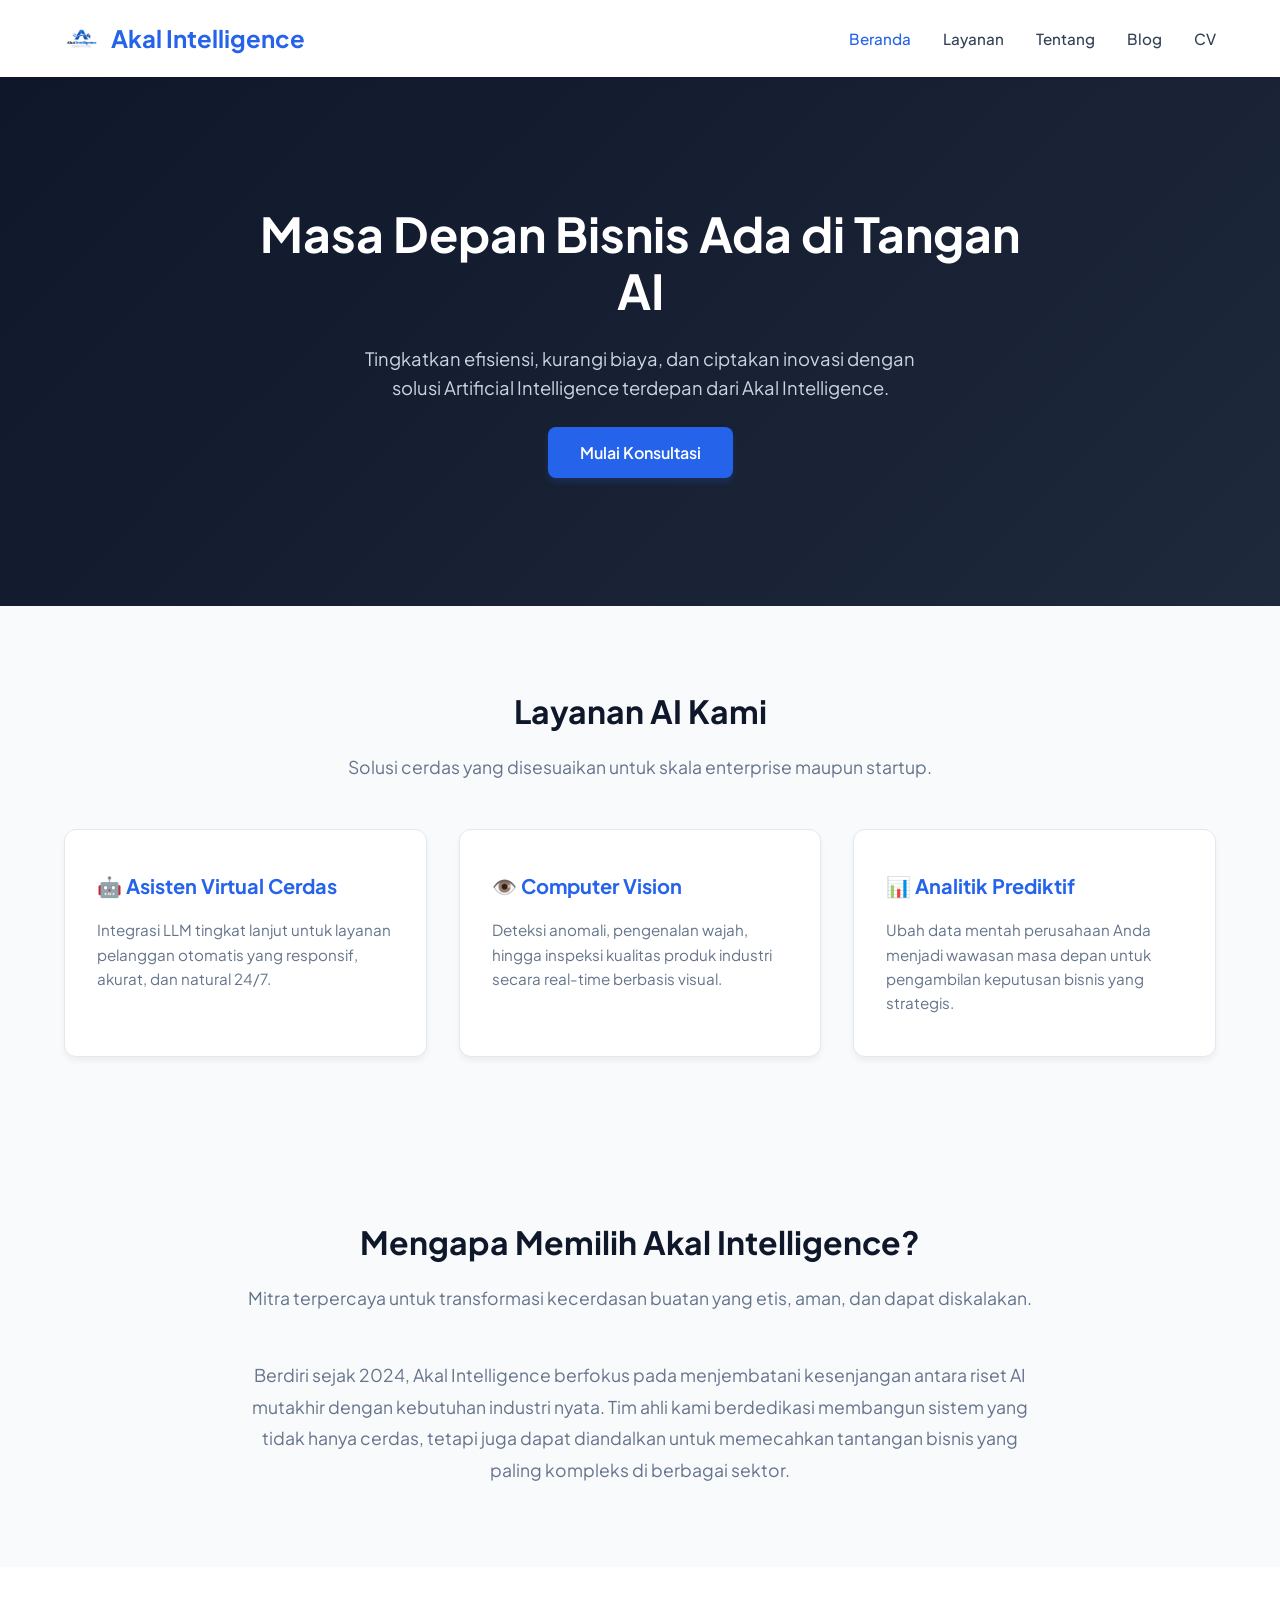
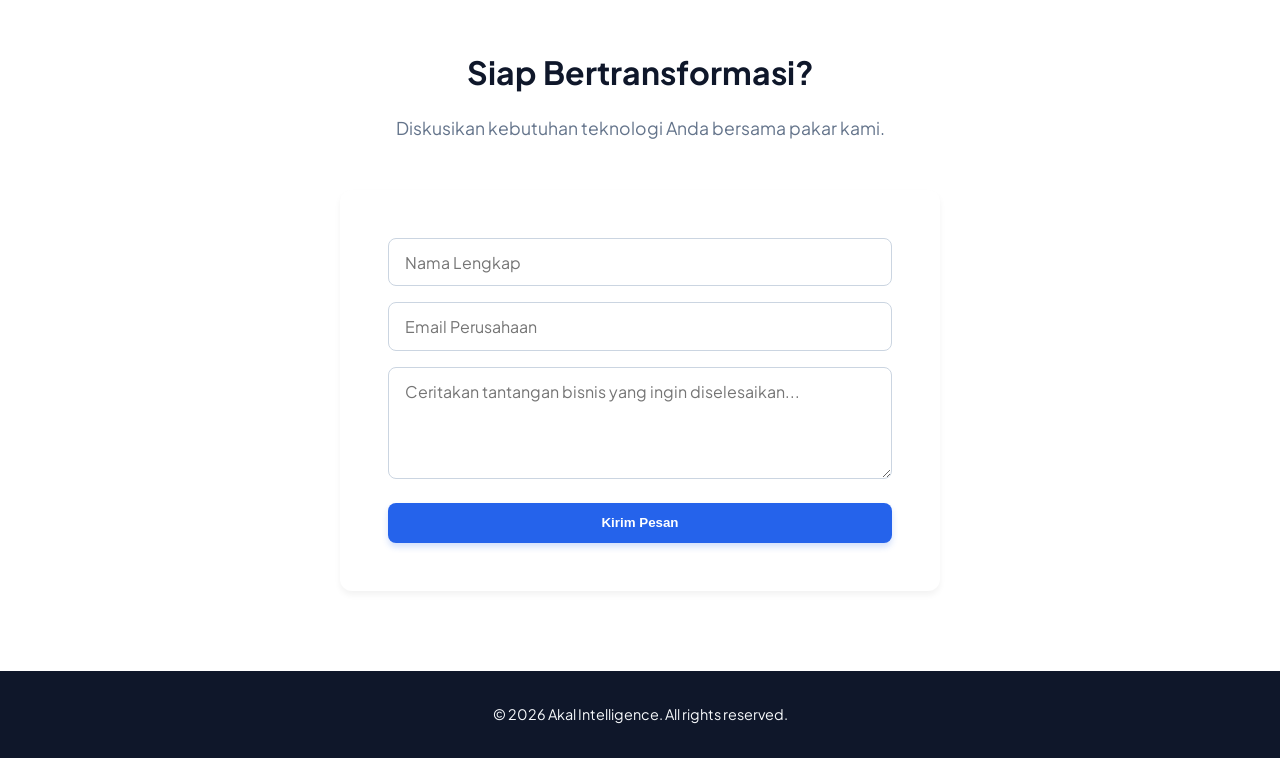
<file: index.html>
<!DOCTYPE html>
<html lang="id">
<head>
    <meta charset="UTF-8">
    <meta name="viewport" content="width=device-width, initial-scale=1.0">
    <meta name="description" content="Akal Intelligence menyediakan solusi Artificial Intelligence terdepan seperti Asisten Virtual, Computer Vision, dan Analitik Prediktif untuk bisnis Anda.">
    <meta name="author" content="Ian Kurniawan Siahaan">
    <title>Akal Intelligence - Solusi Artificial Intelligence</title>
    
    <link rel="icon" type="image/png" href="assets/img/ikon tab.png">
    <link rel="stylesheet" href="assets/css/style.css">
</head>
<body>

    <!-- Navbar -->
    <nav class="navbar" aria-label="Navigasi Utama">
        <a href="index.html" class="brand">
            <img src="assets/img/ikon navbar.png" alt="Logo Akal Intelligence" class="nav-logo" width="35" height="35" loading="lazy">
            Akal Intelligence
        </a>
        <ul class="nav-links">
            <li><a href="index.html" class="active">Beranda</a></li>
            <li><a href="#layanan">Layanan</a></li>
            <li><a href="#tentang">Tentang</a></li>
            <li><a href="blog.html">Blog</a></li>
            <li><a href="cv.html">CV</a></li>
        </ul>
    </nav>

    <main>
        <!-- Hero Section -->
        <header class="hero">
            <h1>Masa Depan Bisnis Ada di Tangan AI</h1>
            <p>Tingkatkan efisiensi, kurangi biaya, dan ciptakan inovasi dengan solusi Artificial Intelligence terdepan dari Akal Intelligence.</p>
            <a href="#kontak" class="btn-primary">Mulai Konsultasi</a>
        </header>

        <!-- Layanan -->
        <section id="layanan" class="section-padding text-center">
            <h2 class="section-title">Layanan AI Kami</h2>
            <p class="section-subtitle">Solusi cerdas yang disesuaikan untuk skala enterprise maupun startup.</p>
            
            <div class="grid-layanan">
                <article class="card">
                    <h3 style="color: var(--primary);">🤖 Asisten Virtual Cerdas</h3>
                    <p>Integrasi LLM tingkat lanjut untuk layanan pelanggan otomatis yang responsif, akurat, dan natural 24/7.</p>
                </article>
                <article class="card">
                    <h3 style="color: var(--primary);">👁️ Computer Vision</h3>
                    <p>Deteksi anomali, pengenalan wajah, hingga inspeksi kualitas produk industri secara real-time berbasis visual.</p>
                </article>
                <article class="card">
                    <h3 style="color: var(--primary);">📊 Analitik Prediktif</h3>
                    <p>Ubah data mentah perusahaan Anda menjadi wawasan masa depan untuk pengambilan keputusan bisnis yang strategis.</p>
                </article>
            </div>
        </section>

        <!-- Tentang Perusahaan -->
        <section id="tentang" class="section-padding text-center bg-light-section">
            <h2 class="section-title">Mengapa Memilih Akal Intelligence?</h2>
            <p class="section-subtitle">Mitra terpercaya untuk transformasi kecerdasan buatan yang etis, aman, dan dapat diskalakan.</p>
            <div class="tentang-content">
                <p>Berdiri sejak 2024, Akal Intelligence berfokus pada menjembatani kesenjangan antara riset AI mutakhir dengan kebutuhan industri nyata. Tim ahli kami berdedikasi membangun sistem yang tidak hanya cerdas, tetapi juga dapat diandalkan untuk memecahkan tantangan bisnis yang paling kompleks di berbagai sektor.</p>
            </div>
        </section>

        <!-- Kontak -->
        <section id="kontak" class="section-padding text-center bg-white-section">
            <h2 class="section-title">Siap Bertransformasi?</h2>
            <p class="section-subtitle">Diskusikan kebutuhan teknologi Anda bersama pakar kami.</p>
            <div class="kontak-wrapper">
                <form action="#">
                    <div class="form-group">
                        <label for="nama" class="visually-hidden">Nama Lengkap</label>
                        <input type="text" id="nama" placeholder="Nama Lengkap" required>
                        
                        <label for="email" class="visually-hidden">Email Perusahaan</label>
                        <input type="email" id="email" placeholder="Email Perusahaan" required>
                        
                        <label for="pesan" class="visually-hidden">Pesan</label>
                        <textarea id="pesan" rows="4" placeholder="Ceritakan tantangan bisnis yang ingin diselesaikan..." required></textarea>
                    </div>
                    <button type="submit" class="btn-primary" style="width: 100%;">Kirim Pesan</button>
                </form>
            </div>
        </section>
    </main>

    <!-- Footer Murni CSS (Tanpa kelas Bootstrap) -->
    <footer class="footer-murni">
        <p>&copy; 2026 Akal Intelligence. All rights reserved.</p>
    </footer>

</body>
</html>
</file>
<file: assets/css/style.css>
/* Import Font */
@import url('https://fonts.googleapis.com/css2?family=Plus+Jakarta+Sans:wght@400;500;600;700&display=swap');

/* ===== CSS Variables ===== */
:root {
  --primary: #2563eb;
  --primary-hover: #1d4ed8;
  --dark: #0f172a;
  --light: #f8fafc;
  --text-main: #334155;
  --text-muted: #64748b;
  --font-sans: 'Plus Jakarta Sans', sans-serif;
}

/* ===== Base ===== */
* { margin: 0; padding: 0; box-sizing: border-box; }
html { scroll-behavior: smooth; }
body { font-family: var(--font-sans); color: var(--text-main); background-color: var(--light); line-height: 1.6; }
a { text-decoration: none; color: inherit; transition: color 0.3s; }

/* ===== Navbar (Konsisten di semua halaman) ===== */
.navbar {
  display: flex; justify-content: space-between; align-items: center;
  padding: 1.2rem 5%; background-color: white;
  box-shadow: 0 1px 3px rgba(0,0,0,0.1);
  position: sticky; top: 0; z-index: 1000;
}
.brand { 
  display: flex; align-items: center; gap: 0.75rem;
  font-size: 1.5rem; font-weight: 700; color: var(--primary); 
}
.nav-logo { width: 35px; height: 35px; border-radius: 8px; object-fit: cover; }
.nav-links { list-style: none; display: flex; gap: 2rem; align-items: center; }
.nav-links a { font-weight: 500; font-size: 0.95rem; color: var(--text-main); }
.nav-links a:hover, .nav-links a.active { color: var(--primary); }

/* ===== Hero Section ===== */
.hero {
  background: linear-gradient(135deg, var(--dark) 0%, #1e293b 100%);
  color: white; text-align: center;
  padding: 8rem 2rem; display: flex; flex-direction: column; align-items: center; gap: 1.5rem;
}
.hero h1 { font-size: 3rem; font-weight: 700; max-width: 800px; line-height: 1.2; }
.hero p { font-size: 1.15rem; color: #cbd5e1; max-width: 600px; }
.btn-primary {
  background-color: var(--primary); color: white;
  padding: 0.8rem 2rem; border-radius: 8px; font-weight: 600;
  display: inline-block; border: none; cursor: pointer;
  transition: all 0.3s; box-shadow: 0 4px 6px rgba(37, 99, 235, 0.2);
}
.btn-primary:hover { background-color: var(--primary-hover); transform: translateY(-2px); }

/* ===== Section Layanan & Umum ===== */
.section-padding { padding: 5rem 5%; }
.text-center { text-align: center; }
.section-title { font-size: 2rem; font-weight: 700; color: var(--dark); margin-bottom: 1rem; }
.section-subtitle { color: var(--text-muted); margin-bottom: 3rem; font-size: 1.1rem; }

.grid-layanan {
  display: grid; grid-template-columns: repeat(auto-fit, minmax(300px, 1fr)); gap: 2rem;
}
.card {
  background: white; padding: 2.5rem 2rem; border-radius: 12px;
  box-shadow: 0 4px 6px rgba(0,0,0,0.05); border: 1px solid #e2e8f0;
  transition: all 0.3s ease; text-align: left;
}
.card:hover { transform: translateY(-5px); box-shadow: 0 10px 15px rgba(0,0,0,0.1); }
.card h3 { color: var(--dark); margin-bottom: 1rem; font-size: 1.25rem; }
.card p { color: var(--text-muted); font-size: 0.95rem; }

/* ===== Section Khusus (Pengganti Inline Style) ===== */
.bg-light-section { background-color: var(--light); }
.bg-white-section { background-color: white; }
.tentang-content { max-width: 800px; margin: 0 auto; color: var(--text-muted); font-size: 1.1rem; line-height: 1.8; }

/* ===== Kontak ===== */
.kontak-wrapper { max-width: 600px; margin: 0 auto; background: white; padding: 3rem; border-radius: 12px; box-shadow: 0 4px 6px rgba(0,0,0,0.05); }
.form-group { display: flex; flex-direction: column; gap: 1rem; margin-bottom: 1.5rem; }
.form-group input, .form-group textarea {
  width: 100%; padding: 0.8rem 1rem; border: 1px solid #cbd5e1;
  border-radius: 8px; font-family: inherit; font-size: 1rem;
}
.form-group input:focus, .form-group textarea:focus { outline: none; border-color: var(--primary); }
.visually-hidden { position: absolute; width: 1px; height: 1px; padding: 0; margin: -1px; overflow: hidden; clip: rect(0,0,0,0); border: 0; }

/* ===== Footer Murni CSS ===== */
.footer-murni { background-color: var(--dark); color: #f8fafc; text-align: center; padding: 2rem; font-size: 0.9rem; }

/* ===== Media Query (Responsivitas Landing Page) ===== */
@media (max-width: 768px) {
  .navbar { flex-direction: column; gap: 1rem; padding: 1rem; }
  .nav-links { gap: 1rem; flex-wrap: wrap; justify-content: center; }
  .hero { padding: 5rem 1.5rem; }
  .hero h1 { font-size: 2.2rem; }
  .hero p { font-size: 1rem; }
  .section-padding { padding: 3rem 1.5rem; }
  .kontak-wrapper { padding: 1.5rem; }
}
</file>
